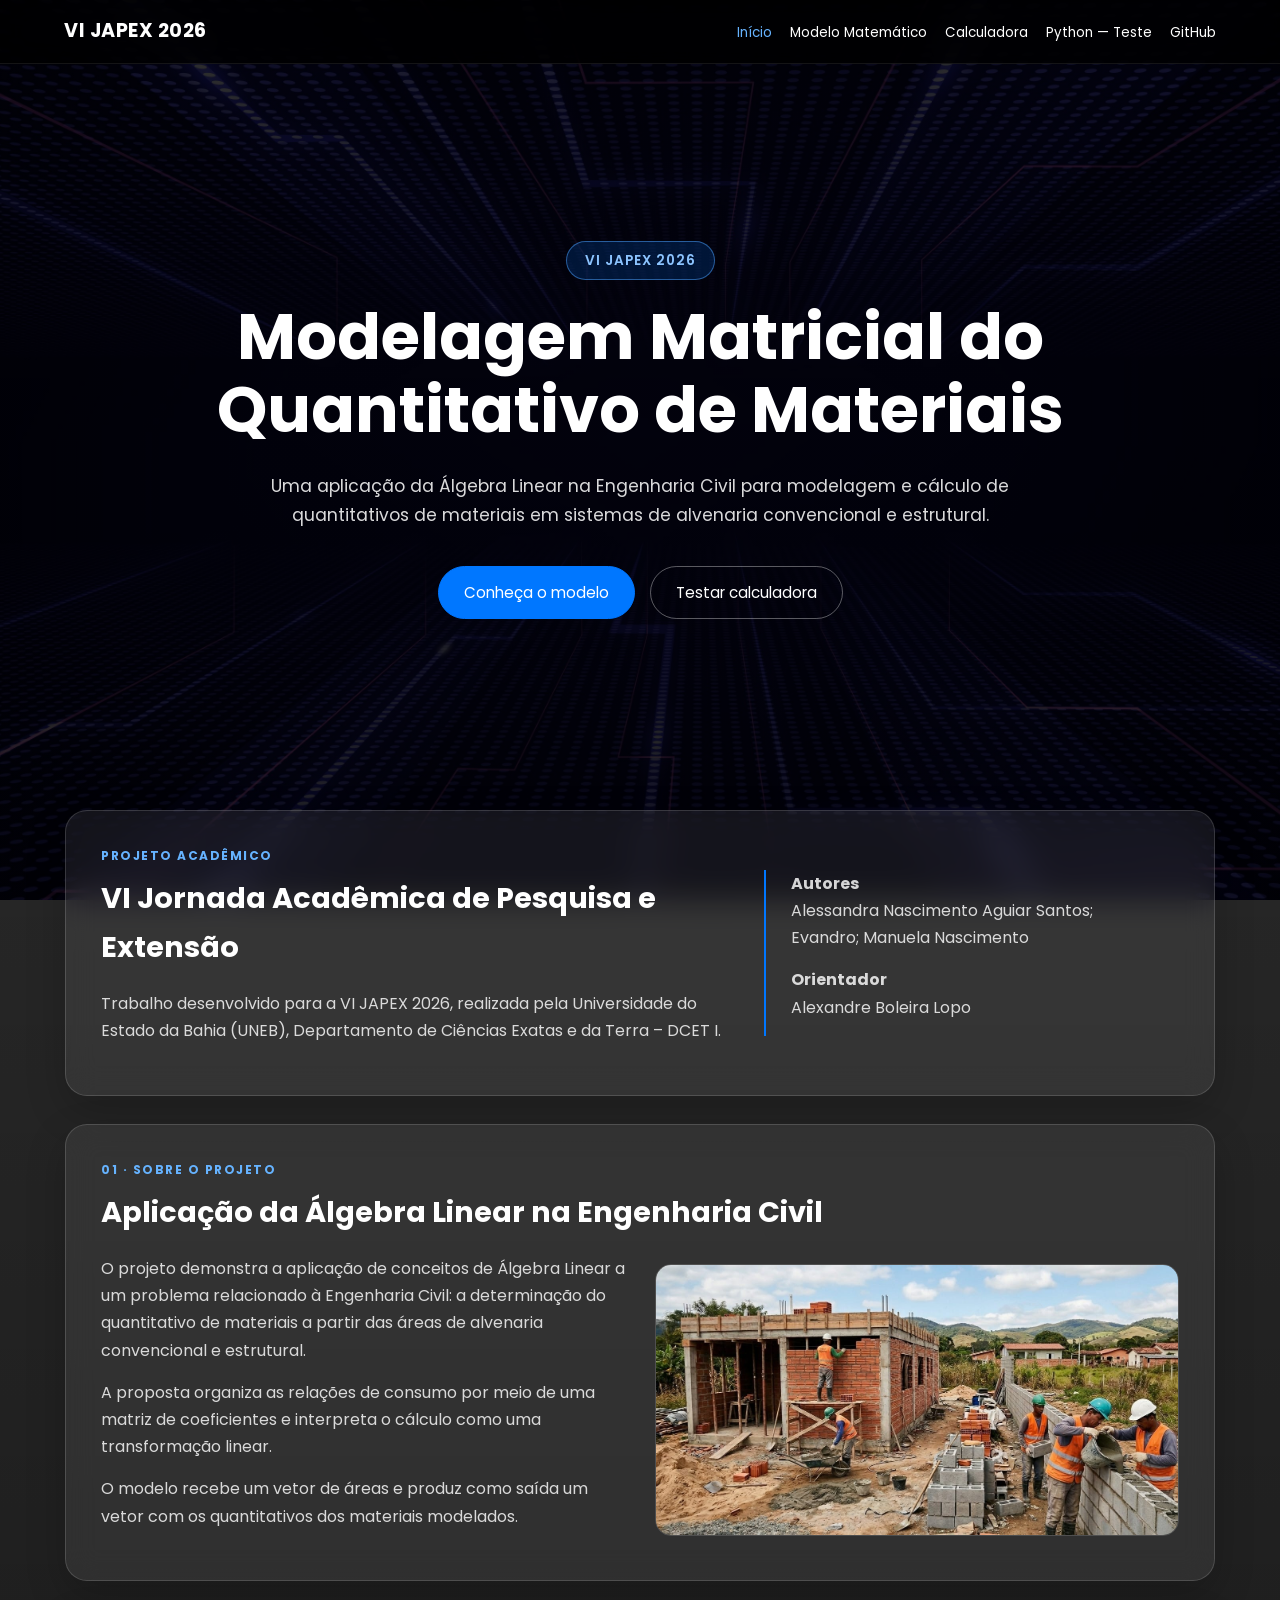
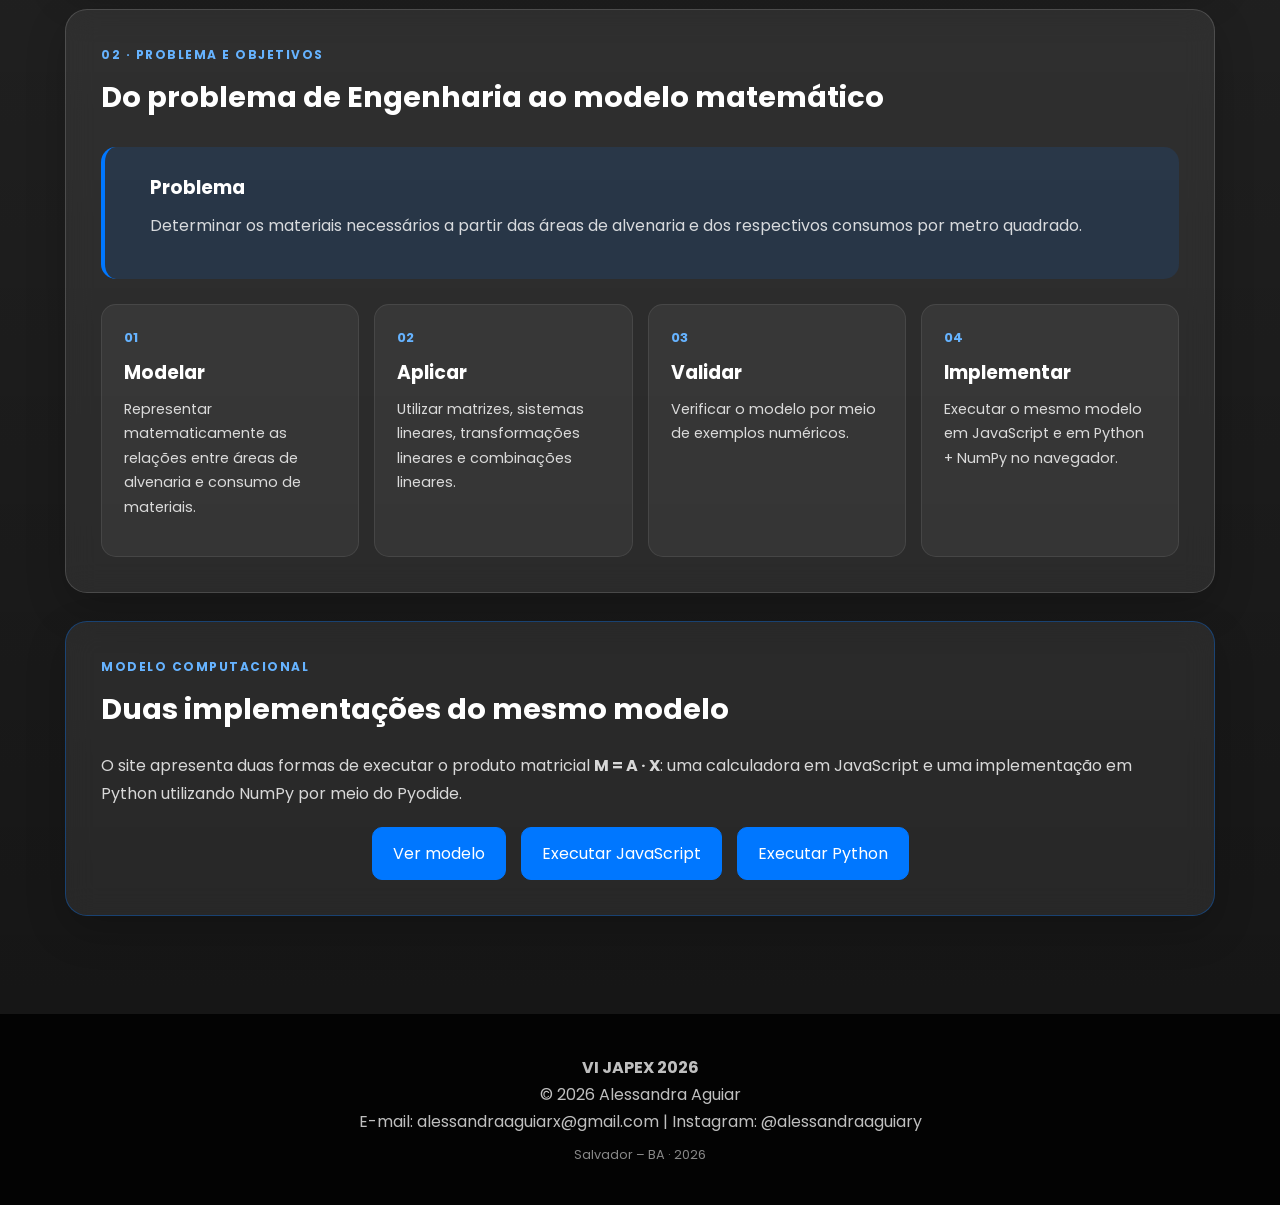
<file: index.html>
<!DOCTYPE html>
<html lang="pt-BR">
<head>
    <meta charset="UTF-8">
    <meta name="viewport" content="width=device-width, initial-scale=1.0">
    <meta name="description" content="Modelagem Matricial do Quantitativo de Materiais em Sistemas de Alvenaria Convencional e Estrutural - VI JAPEX 2026">
    <title>Início | VI JAPEX 2026</title>
    <link rel="preconnect" href="https://fonts.googleapis.com">
    <link rel="preconnect" href="https://fonts.gstatic.com" crossorigin>
    <link href="https://fonts.googleapis.com/css2?family=Poppins:wght@300;400;500;600;700&display=swap" rel="stylesheet">
    <link rel="stylesheet" href="style.css">
</head>
<body>
<div class="overlay">
    <nav>
        <div class="logo">VI JAPEX 2026</div>
        <ul>
            <li><a class="active" href="index.html">Início</a></li>
            <li><a href="modelo.html">Modelo Matemático</a></li>
            <li><a href="calculadora.html">Calculadora</a></li>
            <li><a href="python.html">Python — Teste</a></li>
            <li><a href="github.html">GitHub</a></li>
        </ul>
    </nav>

    <header class="hero">
        <div class="hero-content">
            <span class="event-tag">VI JAPEX 2026</span>
            <h1>Modelagem Matricial do Quantitativo de Materiais</h1>
            <p class="hero-subtitle">
                Uma aplicação da Álgebra Linear na Engenharia Civil para modelagem
                e cálculo de quantitativos de materiais em sistemas de alvenaria
                convencional e estrutural.
            </p>
            <div class="hero-buttons">
                <a href="modelo.html" class="btn">Conheça o modelo</a>
                <a href="calculadora.html" class="btn btn-outline">Testar calculadora</a>
            </div>
        </div>
    </header>

    <main class="container">
        <section class="card identification">
            <div>
                <span class="section-label">PROJETO ACADÊMICO</span>
                <h2>VI Jornada Acadêmica de Pesquisa e Extensão</h2>
                <p>
                    Trabalho desenvolvido para a VI JAPEX 2026, realizada pela
                    Universidade do Estado da Bahia (UNEB), Departamento de
                    Ciências Exatas e da Terra – DCET I.
                </p>
            </div>
            <div class="authors">
                <p><strong>Autores</strong><br>
                    Alessandra Nascimento Aguiar Santos;<br>
                    Evandro; Manuela Nascimento
                </p>
                <p><strong>Orientador</strong><br>Alexandre Boleira Lopo</p>
            </div>
        </section>

        <section class="card">
            <span class="section-label">01 · SOBRE O PROJETO</span>
            <h2>Aplicação da Álgebra Linear na Engenharia Civil</h2>
            <div class="two-columns">
                <div>
                    <p>
                        O projeto demonstra a aplicação de conceitos de Álgebra
                        Linear a um problema relacionado à Engenharia Civil:
                        a determinação do quantitativo de materiais a partir
                        das áreas de alvenaria convencional e estrutural.
                    </p>
                    <p>
                        A proposta organiza as relações de consumo por meio de
                        uma matriz de coeficientes e interpreta o cálculo como
                        uma transformação linear.
                    </p>
                    <p>
                        O modelo recebe um vetor de áreas e produz como saída
                        um vetor com os quantitativos dos materiais modelados.
                    </p>
                </div>
                <div class="img-container">
                    <img src="alvenarias.jpg"
                         alt="Representação de alvenaria convencional e alvenaria estrutural"
                         class="card-img">
                </div>
            </div>
        </section>

        <section class="card">
            <span class="section-label">02 · PROBLEMA E OBJETIVOS</span>
            <h2>Do problema de Engenharia ao modelo matemático</h2>
            <div class="problem-box">
                <div class="problem-icon"> </div>
                <div>
                    <h3>Problema</h3>
                    <p>
                        Determinar os materiais necessários a partir das áreas
                        de alvenaria e dos respectivos consumos por metro quadrado.
                    </p>
                </div>
            </div>

            <div class="info-grid objectives">
                <div class="info-box"><span class="number">01</span><h3>Modelar</h3>
                    <p>Representar matematicamente as relações entre áreas de alvenaria e consumo de materiais.</p>
                </div>
                <div class="info-box"><span class="number">02</span><h3>Aplicar</h3>
                    <p>Utilizar matrizes, sistemas lineares, transformações lineares e combinações lineares.</p>
                </div>
                <div class="info-box"><span class="number">03</span><h3>Validar</h3>
                    <p>Verificar o modelo por meio de exemplos numéricos.</p>
                </div>
                <div class="info-box"><span class="number">04</span><h3>Implementar</h3>
                    <p>Executar o mesmo modelo em JavaScript e em Python + NumPy no navegador.</p>
                </div>
            </div>
        </section>

        <section class="card callout-card">
            <span class="section-label">MODELO COMPUTACIONAL</span>
            <h2>Duas implementações do mesmo modelo</h2>
            <p>
                O site apresenta duas formas de executar o produto matricial
                <strong>M = A · X</strong>: uma calculadora em JavaScript e uma
                implementação em Python utilizando NumPy por meio do Pyodide.
            </p>
            <div class="three-actions">
                <a class="link-btn" href="modelo.html"> Ver modelo</a>
                <a class="link-btn" href="calculadora.html"> Executar JavaScript</a>
                <a class="link-btn" href="python.html"> Executar Python</a>
            </div>
        </section>
    </main>

    <footer>
        <p><strong>VI JAPEX 2026</strong></p>
        <p>© 2026 Alessandra Aguiar</p>
        <p> E-mail: alessandraaguiarx@gmail.com | Instagram: @alessandraaguiary </p>
        <p class="footer-small">Salvador – BA · 2026</p>
    </footer>
</div>
</body>
</html>
</file>
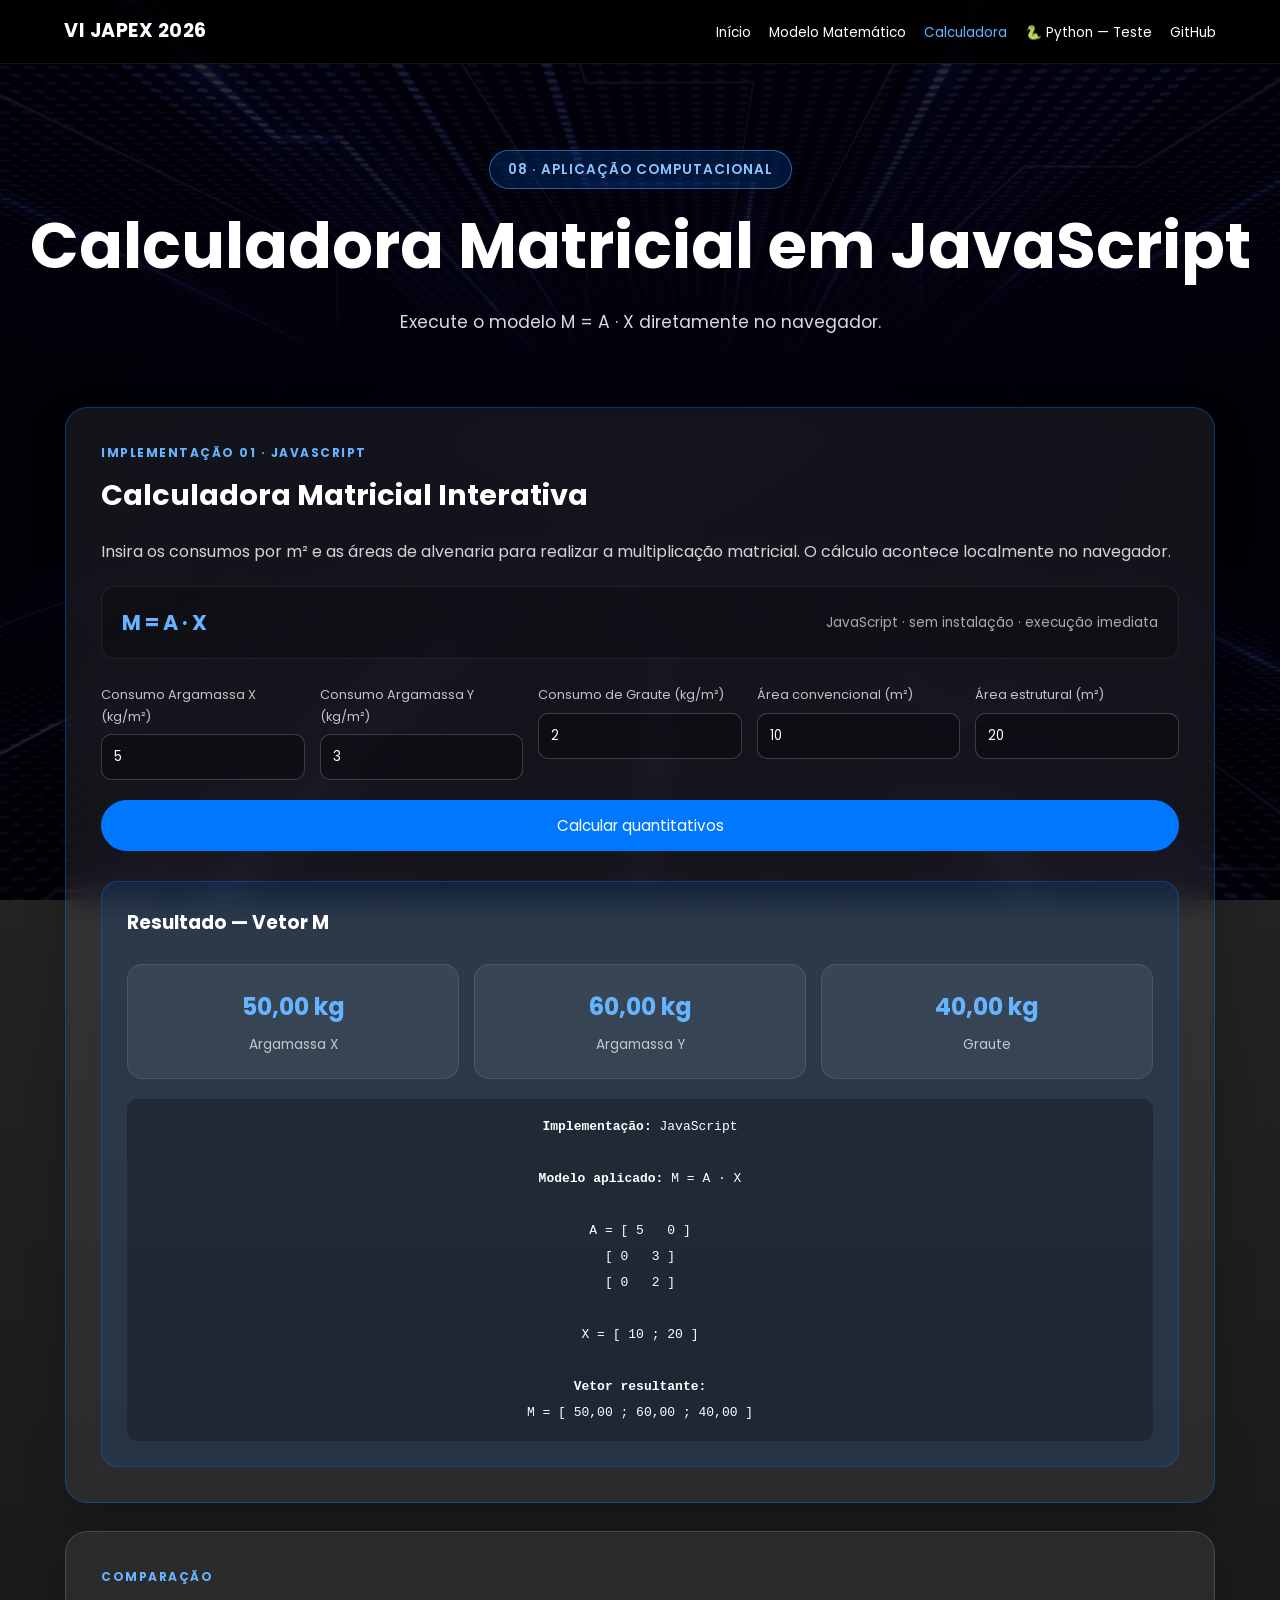
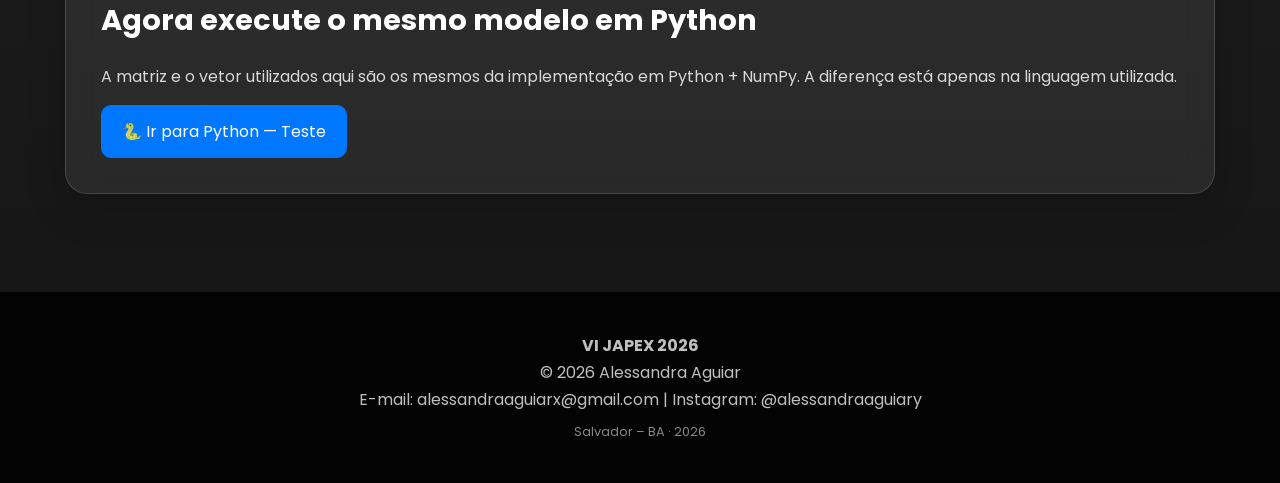
<file: calculadora.html>
<!DOCTYPE html>
<html lang="pt-BR">
<head>
    <meta charset="UTF-8">
    <meta name="viewport" content="width=device-width, initial-scale=1.0">
    <meta name="description" content="Calculadora matricial em JavaScript - VI JAPEX 2026.">
    <title>Calculadora | VI JAPEX 2026</title>
    <link rel="preconnect" href="https://fonts.googleapis.com">
    <link rel="preconnect" href="https://fonts.gstatic.com" crossorigin>
    <link href="https://fonts.googleapis.com/css2?family=Poppins:wght@300;400;500;600;700&display=swap" rel="stylesheet">
    <link rel="stylesheet" href="style.css">
</head>
<body>
<div class="overlay">
    <nav>
        <div class="logo">VI JAPEX 2026</div>
        <ul>
            <li><a href="index.html">Início</a></li>
            <li><a href="modelo.html">Modelo Matemático</a></li>
            <li><a class="active" href="calculadora.html">Calculadora</a></li>
            <li><a href="python.html">🐍 Python — Teste</a></li>
            <li><a href="github.html">GitHub</a></li>
        </ul>
    </nav>

    <header class="page-hero">
        <span class="event-tag">08 · APLICAÇÃO COMPUTACIONAL</span>
        <h1>Calculadora Matricial em JavaScript</h1>
        <p>Execute o modelo M = A · X diretamente no navegador.</p>
    </header>

    <main class="container">
        <section class="card calculator-card">
            <span class="section-label">IMPLEMENTAÇÃO 01 · JAVASCRIPT</span>
            <h2>Calculadora Matricial Interativa</h2>
            <p>
                Insira os consumos por m² e as áreas de alvenaria para realizar
                a multiplicação matricial. O cálculo acontece localmente no navegador.
            </p>

            <div class="model-mini">
                <strong>M = A · X</strong>
                <span>JavaScript · sem instalação · execução imediata</span>
            </div>

            <div class="form-grid">
                <div class="input-group">
                    <label for="argamassaX">Consumo Argamassa X (kg/m²)</label>
                    <input type="number" id="argamassaX" step="any" value="5" min="0">
                </div>
                <div class="input-group">
                    <label for="argamassaY">Consumo Argamassa Y (kg/m²)</label>
                    <input type="number" id="argamassaY" step="any" value="3" min="0">
                </div>
                <div class="input-group">
                    <label for="graute">Consumo de Graute (kg/m²)</label>
                    <input type="number" id="graute" step="any" value="2" min="0">
                </div>
                <div class="input-group">
                    <label for="areaConvencional">Área convencional (m²)</label>
                    <input type="number" id="areaConvencional" step="any" value="10" min="0">
                </div>
                <div class="input-group">
                    <label for="areaEstrutural">Área estrutural (m²)</label>
                    <input type="number" id="areaEstrutural" step="any" value="20" min="0">
                </div>
            </div>

            <button type="button" class="btn btn-calc" id="btnCalcular">Calcular quantitativos</button>

            <div id="resultado" class="result-box" aria-live="polite">
                <h3>Resultado — Vetor M</h3>
                <div class="result-grid">
                    <div class="result-card"><strong id="resultadoArgamassaX">0,00 kg</strong><span>Argamassa X</span></div>
                    <div class="result-card"><strong id="resultadoArgamassaY">0,00 kg</strong><span>Argamassa Y</span></div>
                    <div class="result-card"><strong id="resultadoGraute">0,00 kg</strong><span>Graute</span></div>
                </div>
                <div class="calculation-note" id="calculoRealizado"></div>
            </div>
        </section>

        <section class="card">
            <span class="section-label">COMPARAÇÃO</span>
            <h2>Agora execute o mesmo modelo em Python</h2>
            <p>
                A matriz e o vetor utilizados aqui são os mesmos da implementação
                em Python + NumPy. A diferença está apenas na linguagem utilizada.
            </p>
            <a class="link-btn" href="python.html">🐍 Ir para Python — Teste</a>
        </section>
    </main>

    <footer>
        <p><strong>VI JAPEX 2026</strong></p>
        <p>© 2026 Alessandra Aguiar</p>
        <p>E-mail: alessandraaguiarx@gmail.com | Instagram: @alessandraaguiary</p>
        <p class="footer-small">Salvador – BA · 2026</p>
    </footer>
</div>
<script src="script.js"></script>
</body>
</html>
</file>
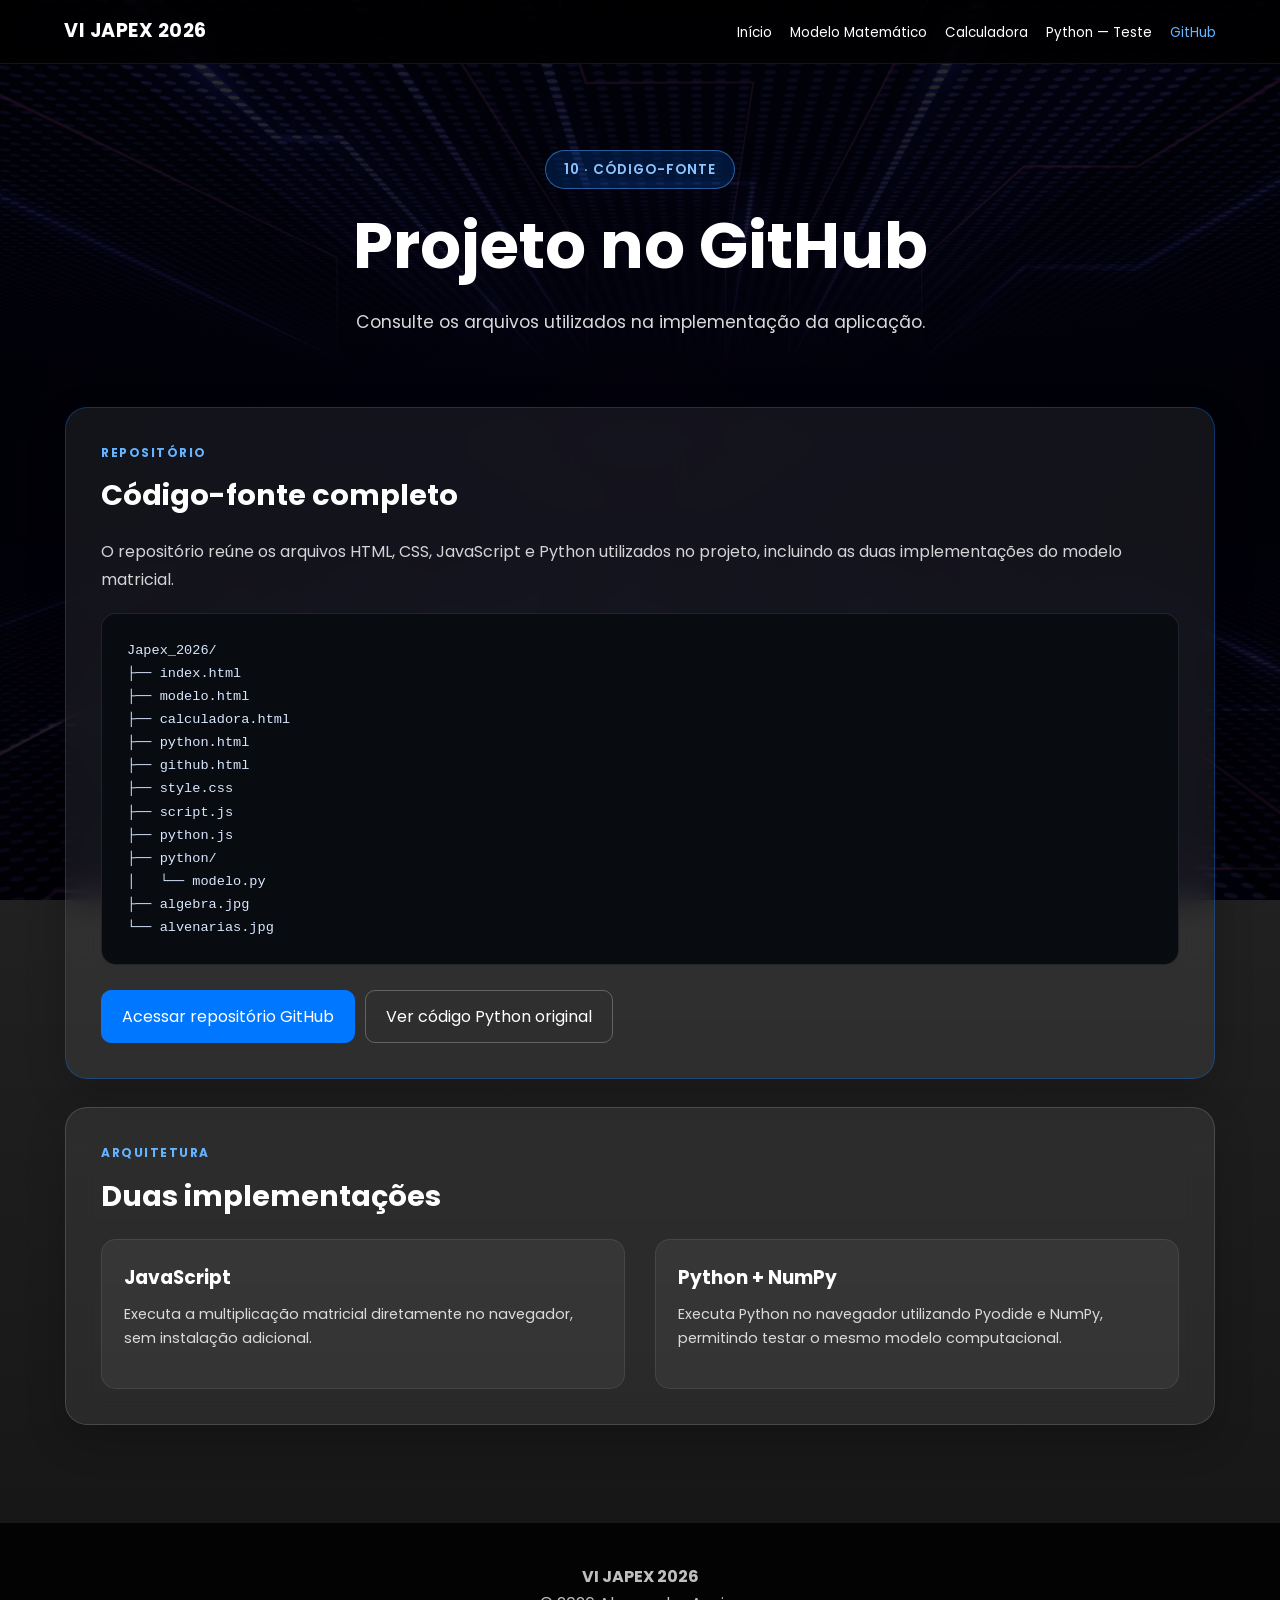
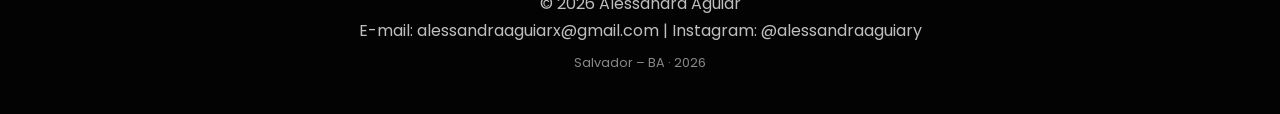
<file: github.html>
<!DOCTYPE html>
<html lang="pt-BR">
<head>
    <meta charset="UTF-8">
    <meta name="viewport" content="width=device-width, initial-scale=1.0">
    <meta name="description" content="Código-fonte do projeto VI JAPEX 2026.">
    <title>GitHub | VI JAPEX 2026</title>
    <link rel="preconnect" href="https://fonts.googleapis.com">
    <link rel="preconnect" href="https://fonts.gstatic.com" crossorigin>
    <link href="https://fonts.googleapis.com/css2?family=Poppins:wght@300;400;500;600;700&display=swap" rel="stylesheet">
    <link rel="stylesheet" href="style.css">
</head>
<body>
<div class="overlay">
    <nav>
        <div class="logo">VI JAPEX 2026</div>
        <ul>
            <li><a href="index.html">Início</a></li>
            <li><a href="modelo.html">Modelo Matemático</a></li>
            <li><a href="calculadora.html">Calculadora</a></li>
            <li><a href="python.html"> Python — Teste</a></li>
            <li><a class="active" href="github.html">GitHub</a></li>
        </ul>
    </nav>

    <header class="page-hero">
        <span class="event-tag">10 · CÓDIGO-FONTE</span>
        <h1>Projeto no GitHub</h1>
        <p>Consulte os arquivos utilizados na implementação da aplicação.</p>
    </header>

    <main class="container">
        <section class="card github-card">
            <span class="section-label">REPOSITÓRIO</span>
            <h2>Código-fonte completo</h2>
            <p>
                O repositório reúne os arquivos HTML, CSS, JavaScript e Python
                utilizados no projeto, incluindo as duas implementações do
                modelo matricial.
            </p>

            <div class="repo-structure">
                <pre><code>Japex_2026/
├── index.html
├── modelo.html
├── calculadora.html
├── python.html
├── github.html
├── style.css
├── script.js
├── python.js
├── python/
│   └── modelo.py
├── algebra.jpg
└── alvenarias.jpg</code></pre>
            </div>

            <div class="github-actions">
                <a class="link-btn" href="https://github.com/alessandraaguiarx/JAPEX" target="_blank" rel="noopener noreferrer">
                    Acessar repositório GitHub
                </a>
                <a class="link-btn secondary" href="https://github.com/alessandraaguiarx/JAPEX/blob/main/python/modelo.py" target="_blank" rel="noopener noreferrer">
                    Ver código Python original
                </a>
            </div>
        </section>

        <section class="card">
            <span class="section-label">ARQUITETURA</span>
            <h2>Duas implementações</h2>
            <div class="two-columns">
                <div class="info-box">
                    <h3> JavaScript</h3>
                    <p>
                        Executa a multiplicação matricial diretamente no navegador,
                        sem instalação adicional.
                    </p>
                </div>
                <div class="info-box">
                    <h3> Python + NumPy</h3>
                    <p>
                        Executa Python no navegador utilizando Pyodide e NumPy,
                        permitindo testar o mesmo modelo computacional.
                    </p>
                </div>
            </div>
        </section>
    </main>

    <footer>
        <p><strong>VI JAPEX 2026</strong></p>
        <p>© 2026 Alessandra Aguiar</p>
        <p>E-mail: alessandraaguiarx@gmail.com | Instagram: @alessandraaguiary</p>
        <p class="footer-small">Salvador – BA · 2026</p>
    </footer>
</div>
</body>
</html>
</file>
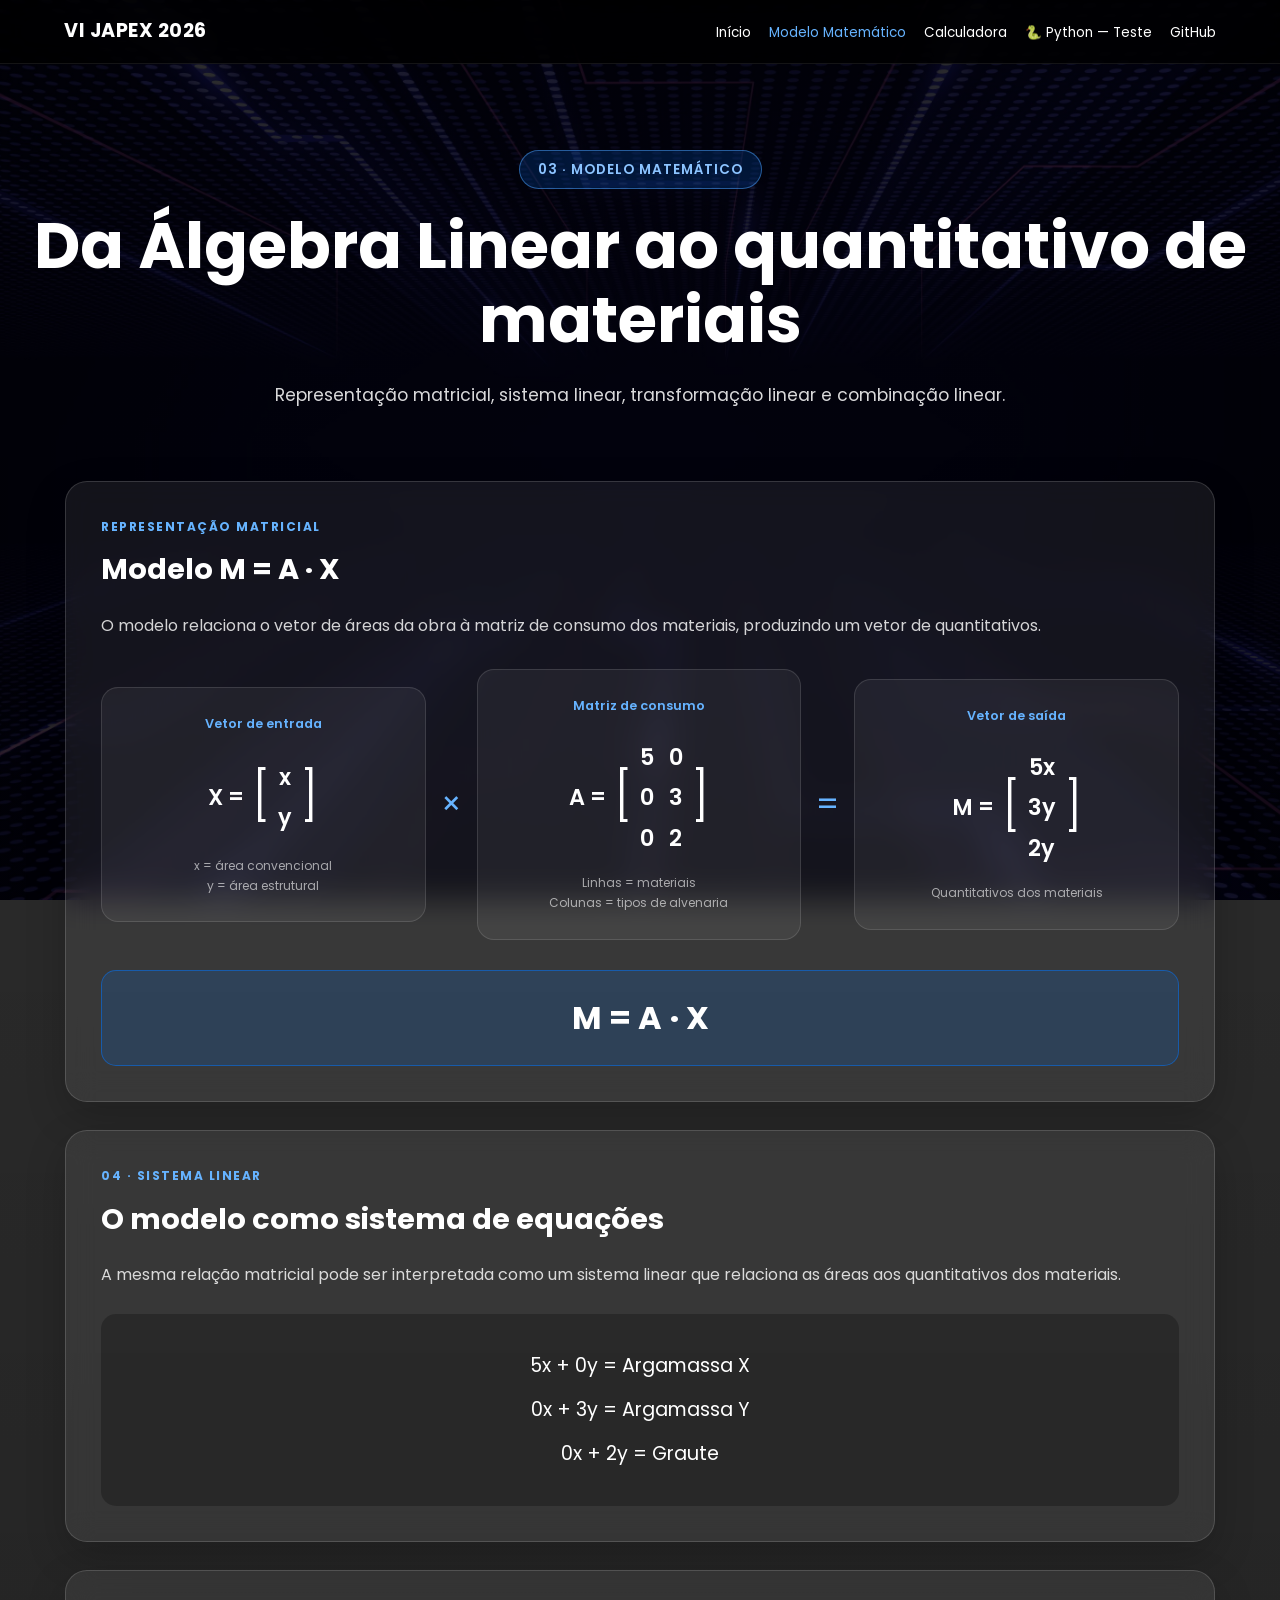
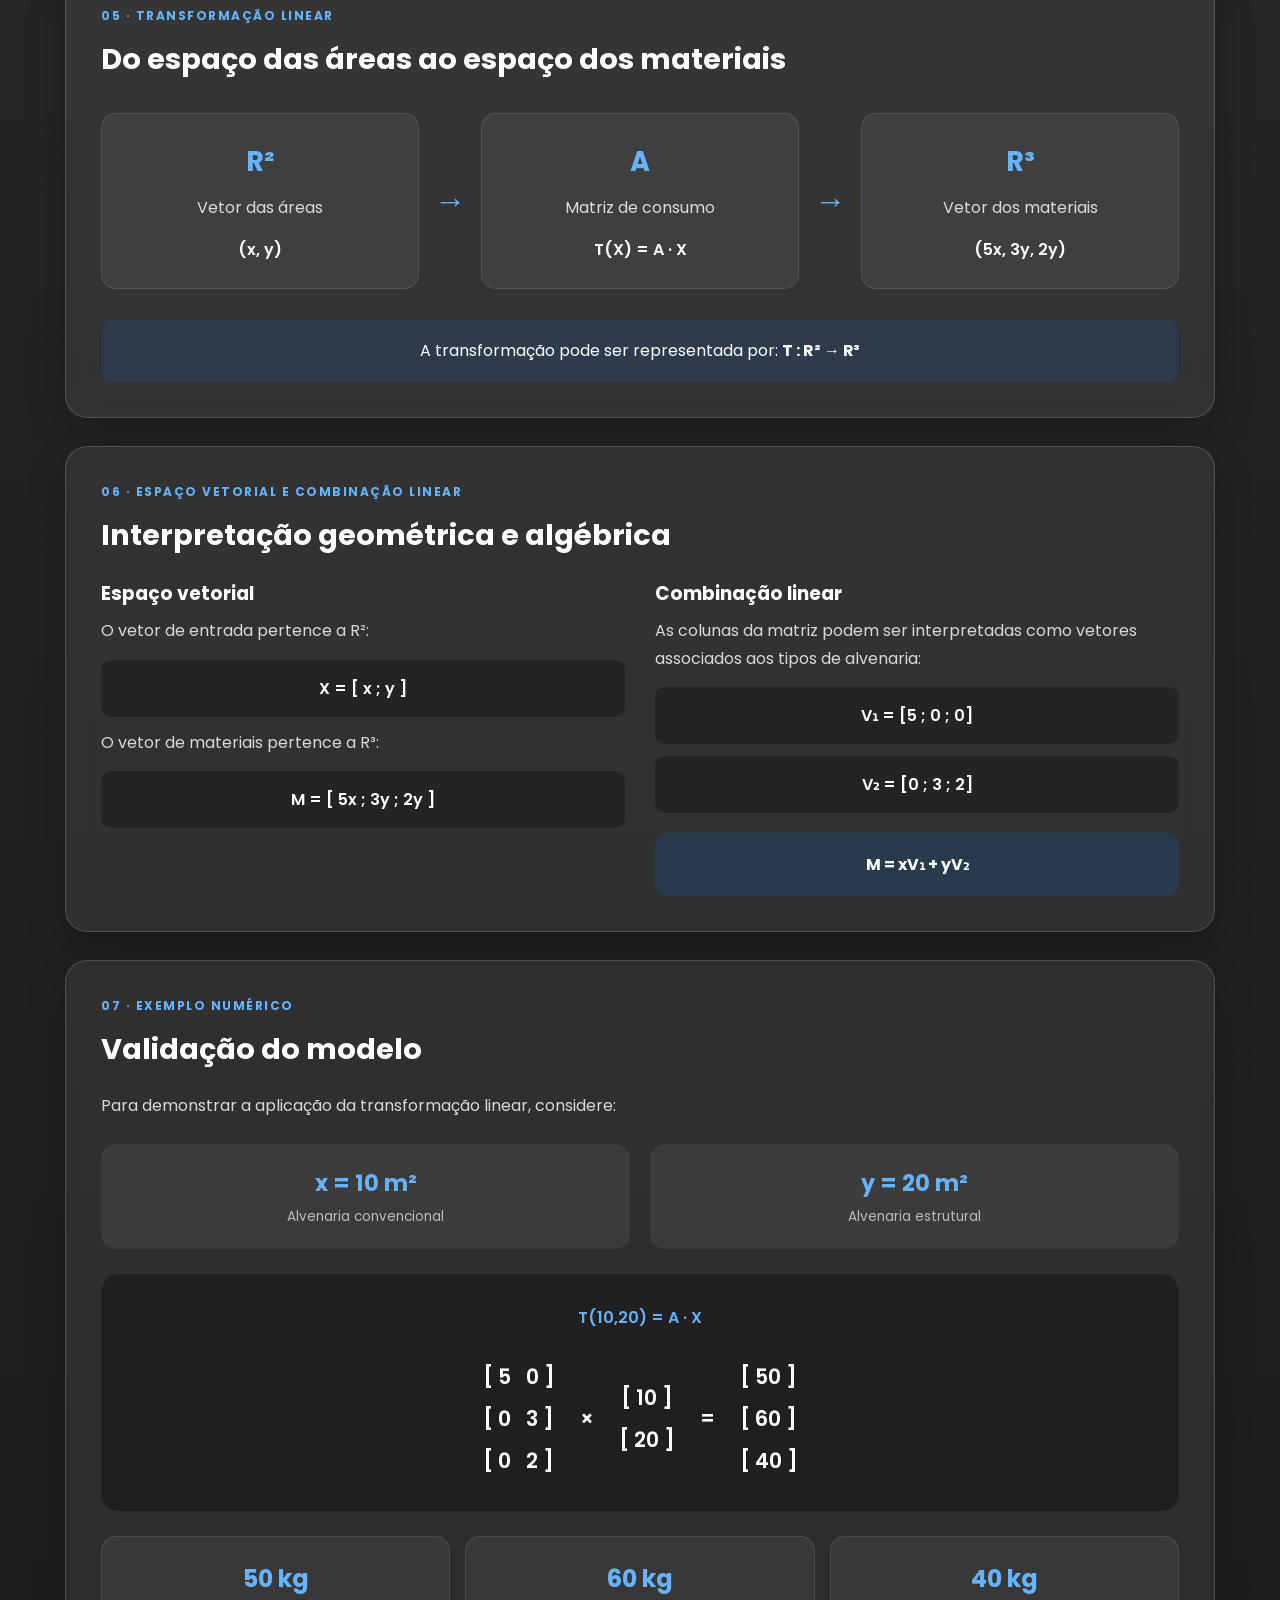
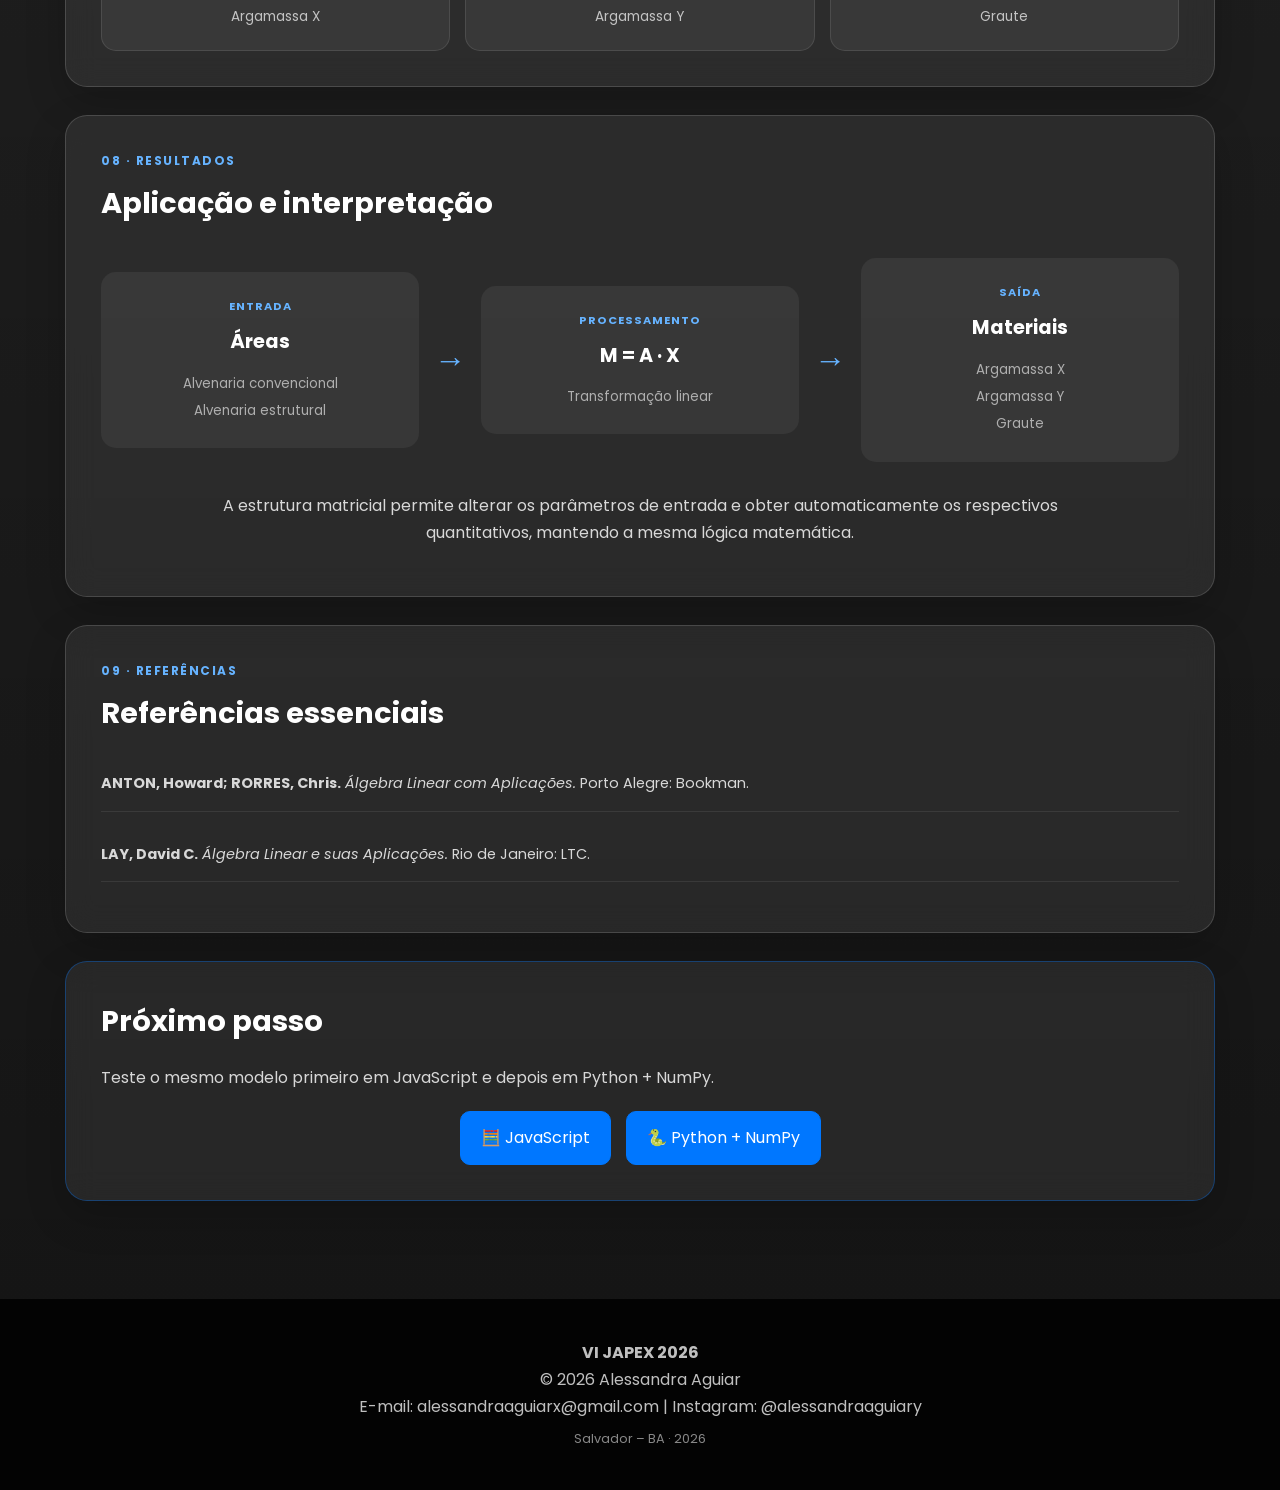
<file: modelo.html>
<!DOCTYPE html>
<html lang="pt-BR">
<head>
    <meta charset="UTF-8">
    <meta name="viewport" content="width=device-width, initial-scale=1.0">
    <meta name="description" content="Modelo matemático do projeto VI JAPEX 2026.">
    <title>Modelo Matemático | VI JAPEX 2026</title>
    <link rel="preconnect" href="https://fonts.googleapis.com">
    <link rel="preconnect" href="https://fonts.gstatic.com" crossorigin>
    <link href="https://fonts.googleapis.com/css2?family=Poppins:wght@300;400;500;600;700&display=swap" rel="stylesheet">
    <link rel="stylesheet" href="style.css">
</head>
<body>
<div class="overlay">
    <nav>
        <div class="logo">VI JAPEX 2026</div>
        <ul>
            <li><a href="index.html">Início</a></li>
            <li><a class="active" href="modelo.html">Modelo Matemático</a></li>
            <li><a href="calculadora.html">Calculadora</a></li>
            <li><a href="python.html">🐍 Python — Teste</a></li>
            <li><a href="github.html">GitHub</a></li>
        </ul>
    </nav>

    <header class="page-hero">
        <span class="event-tag">03 · MODELO MATEMÁTICO</span>
        <h1>Da Álgebra Linear ao quantitativo de materiais</h1>
        <p>Representação matricial, sistema linear, transformação linear e combinação linear.</p>
    </header>

    <main class="container">
        <section class="card">
            <span class="section-label">REPRESENTAÇÃO MATRICIAL</span>
            <h2>Modelo M = A · X</h2>
            <p>
                O modelo relaciona o vetor de áreas da obra à matriz de consumo
                dos materiais, produzindo um vetor de quantitativos.
            </p>

            <div class="matrix-flow">
                <div class="matrix-box">
                    <span>Vetor de entrada</span>
                    <div class="matrix">X = <span class="bracket">[</span><span>x<br>y</span><span class="bracket">]</span></div>
                    <small>x = área convencional<br>y = área estrutural</small>
                </div>
                <div class="operator">×</div>
                <div class="matrix-box">
                    <span>Matriz de consumo</span>
                    <div class="matrix">A = <span class="bracket">[</span><span>5 &nbsp; 0<br>0 &nbsp; 3<br>0 &nbsp; 2</span><span class="bracket">]</span></div>
                    <small>Linhas = materiais<br>Colunas = tipos de alvenaria</small>
                </div>
                <div class="operator">=</div>
                <div class="matrix-box result-matrix">
                    <span>Vetor de saída</span>
                    <div class="matrix">M = <span class="bracket">[</span><span>5x<br>3y<br>2y</span><span class="bracket">]</span></div>
                    <small>Quantitativos dos materiais</small>
                </div>
            </div>
            <div class="formula">M = A · X</div>
        </section>

        <section class="card">
            <span class="section-label">04 · SISTEMA LINEAR</span>
            <h2>O modelo como sistema de equações</h2>
            <p>
                A mesma relação matricial pode ser interpretada como um sistema
                linear que relaciona as áreas aos quantitativos dos materiais.
            </p>
            <div class="equation-system">
                <div>5x + 0y = Argamassa X</div>
                <div>0x + 3y = Argamassa Y</div>
                <div>0x + 2y = Graute</div>
            </div>
        </section>

        <section class="card">
            <span class="section-label">05 · TRANSFORMAÇÃO LINEAR</span>
            <h2>Do espaço das áreas ao espaço dos materiais</h2>
            <div class="transformation">
                <div class="space-box"><strong>R²</strong><p>Vetor das áreas</p><span>(x, y)</span></div>
                <div class="arrow">→</div>
                <div class="space-box matrix-space"><strong>A</strong><p>Matriz de consumo</p><span>T(X) = A · X</span></div>
                <div class="arrow">→</div>
                <div class="space-box"><strong>R³</strong><p>Vetor dos materiais</p><span>(5x, 3y, 2y)</span></div>
            </div>
            <div class="highlight-text">A transformação pode ser representada por: <strong>T : R² → R³</strong></div>
        </section>

        <section class="card">
            <span class="section-label">06 · ESPAÇO VETORIAL E COMBINAÇÃO LINEAR</span>
            <h2>Interpretação geométrica e algébrica</h2>
            <div class="two-columns math-columns">
                <div>
                    <h3>Espaço vetorial</h3>
                    <p>O vetor de entrada pertence a R²:</p>
                    <div class="small-formula">X = [ x ; y ]</div>
                    <p>O vetor de materiais pertence a R³:</p>
                    <div class="small-formula">M = [ 5x ; 3y ; 2y ]</div>
                </div>
                <div>
                    <h3>Combinação linear</h3>
                    <p>As colunas da matriz podem ser interpretadas como vetores associados aos tipos de alvenaria:</p>
                    <div class="small-formula">V₁ = [5 ; 0 ; 0]</div>
                    <div class="small-formula">V₂ = [0 ; 3 ; 2]</div>
                    <div class="formula-small">M = xV₁ + yV₂</div>
                </div>
            </div>
        </section>

        <section class="card">
            <span class="section-label">07 · EXEMPLO NUMÉRICO</span>
            <h2>Validação do modelo</h2>
            <p>Para demonstrar a aplicação da transformação linear, considere:</p>
            <div class="example-inputs">
                <div><strong>x = 10 m²</strong><span>Alvenaria convencional</span></div>
                <div><strong>y = 20 m²</strong><span>Alvenaria estrutural</span></div>
            </div>
            <div class="calculation">
                <div class="calculation-title">T(10,20) = A · X</div>
                <div class="formula-large">
                    <span>[ 5 &nbsp; 0 ]<br>[ 0 &nbsp; 3 ]<br>[ 0 &nbsp; 2 ]</span>
                    ×
                    <span>[ 10 ]<br>[ 20 ]</span>
                    =
                    <span>[ 50 ]<br>[ 60 ]<br>[ 40 ]</span>
                </div>
            </div>
            <div class="result-grid">
                <div class="result-card"><strong>50 kg</strong><span>Argamassa X</span></div>
                <div class="result-card"><strong>60 kg</strong><span>Argamassa Y</span></div>
                <div class="result-card"><strong>40 kg</strong><span>Graute</span></div>
            </div>
        </section>

        <section class="card">
            <span class="section-label">08 · RESULTADOS</span>
            <h2>Aplicação e interpretação</h2>
            <div class="result-flow">
                <div><span>ENTRADA</span><strong>Áreas</strong><small>Alvenaria convencional<br>Alvenaria estrutural</small></div>
                <div class="flow-arrow">→</div>
                <div><span>PROCESSAMENTO</span><strong>M = A · X</strong><small>Transformação linear</small></div>
                <div class="flow-arrow">→</div>
                <div><span>SAÍDA</span><strong>Materiais</strong><small>Argamassa X<br>Argamassa Y<br>Graute</small></div>
            </div>
            <p class="result-description">
                A estrutura matricial permite alterar os parâmetros de entrada
                e obter automaticamente os respectivos quantitativos, mantendo
                a mesma lógica matemática.
            </p>
        </section>

        <section class="card">
            <span class="section-label">09 · REFERÊNCIAS</span>
            <h2>Referências essenciais</h2>
            <div class="references">
                <p><strong>ANTON, Howard; RORRES, Chris.</strong> <em>Álgebra Linear com Aplicações.</em> Porto Alegre: Bookman.</p>
                <p><strong>LAY, David C.</strong> <em>Álgebra Linear e suas Aplicações.</em> Rio de Janeiro: LTC.</p>
            </div>
        </section>

        <section class="card callout-card">
            <h2>Próximo passo</h2>
            <p>Teste o mesmo modelo primeiro em JavaScript e depois em Python + NumPy.</p>
            <div class="three-actions">
                <a class="link-btn" href="calculadora.html">🧮 JavaScript</a>
                <a class="link-btn" href="python.html">🐍 Python + NumPy</a>
            </div>
        </section>
    </main>

    <footer>
        <p><strong>VI JAPEX 2026</strong></p>
        <p>© 2026 Alessandra Aguiar</p>
        <p>E-mail: alessandraaguiarx@gmail.com | Instagram: @alessandraaguiary</p>
        <p class="footer-small">Salvador – BA · 2026</p>
    </footer>
</div>
</body>
</html>
</file>
<file: style.css>
/* ==========================================
   CONFIGURAÇÕES GERAIS
========================================== */

* {
    margin: 0;
    padding: 0;
    box-sizing: border-box;
}

html {
    scroll-behavior: smooth;
}

body {
    font-family: 'Poppins', sans-serif;
    background:
        linear-gradient(
            rgba(0, 0, 0, 0.82),
            rgba(0, 0, 0, 0.92)
        ),
        url("algebra.jpg") center center / cover fixed;
    color: #ffffff;
    line-height: 1.7;
}

.overlay {
    min-height: 100vh;
}

/* ==========================================
   MENU
========================================== */

nav {
    position: fixed;
    top: 0;
    left: 0;
    width: 100%;
    display: flex;
    justify-content: space-between;
    align-items: center;
    padding: 15px 5%;
    z-index: 1000;
    background: rgba(0, 0, 0, 0.82);
    backdrop-filter: blur(15px);
    border-bottom: 1px solid rgba(255,255,255,0.08);
}

.logo {
    font-size: 1.2rem;
    font-weight: 700;
    letter-spacing: 0.5px;
    white-space: nowrap;
}

nav ul {
    display: flex;
    gap: 18px;
    list-style: none;
    align-items: center;
}

nav a {
    color: #ffffff;
    text-decoration: none;
    font-size: 0.84rem;
    transition: 0.3s;
    white-space: nowrap;
}

nav a:hover,
nav a.active {
    color: #66b3ff;
}

/* ==========================================
   HERO
========================================== */

.hero {
    min-height: 90vh;
    display: flex;
    align-items: center;
    justify-content: center;
    text-align: center;
    padding: 130px 20px 80px;
}

.hero-content {
    max-width: 1000px;
}

.event-tag {
    display: inline-block;
    margin-bottom: 20px;
    padding: 7px 18px;
    border-radius: 30px;
    background: rgba(0,119,255,0.18);
    border: 1px solid rgba(77,163,255,0.5);
    color: #8cc4ff;
    font-size: 0.85rem;
    font-weight: 600;
    letter-spacing: 1px;
}

.hero h1,
.page-hero h1 {
    font-size: clamp(2.3rem, 5vw, 4rem);
    line-height: 1.15;
    margin-bottom: 25px;
}

.hero-subtitle,
.page-hero p {
    max-width: 850px;
    margin: auto;
    font-size: 1.08rem;
    color: rgba(255,255,255,0.85);
}

.page-hero {
    padding: 150px 20px 70px;
    text-align: center;
}

/* ==========================================
   BOTÕES
========================================== */

.btn {
    display: inline-block;
    padding: 13px 25px;
    border-radius: 50px;
    background: #0077ff;
    color: white;
    text-decoration: none;
    border: 1px solid #0077ff;
    cursor: pointer;
    transition: 0.3s;
    font-family: inherit;
    font-size: 0.95rem;
}

.btn:hover {
    transform: translateY(-3px);
    background: #005bd1;
}

.btn:disabled {
    opacity: 0.55;
    cursor: wait;
    transform: none;
}

.btn-outline {
    background: transparent;
    border-color: rgba(255,255,255,0.35);
}

.btn-outline:hover {
    background: rgba(255,255,255,0.1);
    border-color: #ffffff;
}

.hero-buttons,
.three-actions {
    margin-top: 35px;
    display: flex;
    justify-content: center;
    gap: 15px;
    flex-wrap: wrap;
}

/* ==========================================
   CONTAINER / CARDS
========================================== */

.container {
    width: 90%;
    max-width: 1150px;
    margin: auto;
    padding-bottom: 70px;
}

.card {
    background: rgba(255,255,255,0.075);
    border: 1px solid rgba(255,255,255,0.15);
    border-radius: 22px;
    padding: 35px;
    margin-bottom: 28px;
    backdrop-filter: blur(15px);
    box-shadow: 0 15px 40px rgba(0,0,0,0.2);
}

.card h2 {
    margin-bottom: 18px;
    font-size: 1.8rem;
}

.card h3 {
    margin-bottom: 8px;
}

.card p {
    color: rgba(255,255,255,0.82);
    margin-bottom: 15px;
}

.section-label {
    display: block;
    margin-bottom: 8px;
    color: #66b3ff;
    font-size: 0.75rem;
    font-weight: 700;
    letter-spacing: 1.5px;
    text-transform: uppercase;
}

.identification {
    display: grid;
    grid-template-columns: 1.5fr 1fr;
    gap: 40px;
    align-items: center;
}

.authors {
    padding-left: 25px;
    border-left: 2px solid #0077ff;
}

.authors p {
    margin-bottom: 15px;
}

.two-columns {
    display: grid;
    grid-template-columns: repeat(2, 1fr);
    gap: 30px;
    align-items: center;
}

.img-container {
    overflow: hidden;
    border-radius: 16px;
    border: 1px solid rgba(255,255,255,0.15);
}

.card-img {
    display: block;
    width: 100%;
    height: 100%;
    object-fit: cover;
}

/* ==========================================
   PROBLEMA / GRID
========================================== */

.problem-box {
    display: flex;
    gap: 20px;
    align-items: center;
    padding: 25px;
    margin: 25px 0;
    border-radius: 15px;
    background: rgba(0,119,255,0.12);
    border-left: 4px solid #0077ff;
}

.problem-icon {
    font-size: 2.5rem;
}

.info-grid {
    display: grid;
    grid-template-columns: repeat(4, 1fr);
    gap: 15px;
}

.info-box {
    padding: 22px;
    border-radius: 15px;
    background: rgba(255,255,255,0.055);
    border: 1px solid rgba(255,255,255,0.08);
}

.info-box p {
    font-size: 0.9rem;
}

.number {
    display: block;
    margin-bottom: 8px;
    color: #66b3ff;
    font-size: 0.8rem;
    font-weight: 700;
}

/* ==========================================
   MATRIZES
========================================== */

.matrix-flow {
    display: grid;
    grid-template-columns: 1fr auto 1fr auto 1fr;
    gap: 15px;
    align-items: center;
    margin-top: 30px;
}

.matrix-box {
    padding: 25px;
    min-height: 210px;
    display: flex;
    flex-direction: column;
    justify-content: center;
    align-items: center;
    text-align: center;
    border-radius: 17px;
    background: rgba(255,255,255,0.06);
    border: 1px solid rgba(255,255,255,0.12);
}

.matrix-box > span:first-child {
    color: #66b3ff;
    font-size: 0.8rem;
    font-weight: 600;
    margin-bottom: 20px;
}

.matrix {
    display: flex;
    align-items: center;
    gap: 8px;
    font-size: 1.4rem;
    font-weight: 600;
    line-height: 1.8;
}

.bracket {
    font-size: 3rem;
    font-weight: 300;
}

.matrix-box small {
    display: block;
    margin-top: 15px;
    color: rgba(255,255,255,0.6);
    font-size: 0.75rem;
}

.operator {
    font-size: 2rem;
    color: #66b3ff;
}

.formula {
    margin-top: 30px;
    padding: 20px;
    text-align: center;
    border-radius: 15px;
    background: rgba(0,119,255,0.16);
    border: 1px solid rgba(0,119,255,0.5);
    font-size: 2rem;
    font-weight: 700;
}

/* ==========================================
   MATEMÁTICA
========================================== */

.equation-system {
    margin-top: 25px;
    padding: 30px;
    text-align: center;
    border-radius: 15px;
    background: rgba(0,0,0,0.25);
    font-size: 1.2rem;
    line-height: 2.3;
}

.transformation {
    display: grid;
    grid-template-columns: 1fr auto 1fr auto 1fr;
    gap: 15px;
    align-items: center;
    margin: 30px 0;
}

.space-box {
    padding: 25px;
    text-align: center;
    border-radius: 15px;
    background: rgba(255,255,255,0.06);
    border: 1px solid rgba(255,255,255,0.1);
}

.space-box strong {
    display: block;
    margin-bottom: 8px;
    font-size: 1.7rem;
    color: #66b3ff;
}

.space-box span {
    color: #ffffff;
    font-weight: 600;
}

.arrow {
    font-size: 2rem;
    color: #66b3ff;
}

.highlight-text {
    padding: 18px;
    text-align: center;
    border-radius: 12px;
    background: rgba(0,119,255,0.12);
}

.math-columns {
    align-items: start;
}

.small-formula {
    padding: 15px;
    margin: 12px 0;
    text-align: center;
    border-radius: 10px;
    background: rgba(0,0,0,0.25);
    font-weight: 600;
}

.formula-small {
    padding: 18px;
    margin-top: 20px;
    text-align: center;
    border-radius: 12px;
    background: rgba(0,119,255,0.14);
    font-weight: 700;
}

/* ==========================================
   EXEMPLO / RESULTADOS
========================================== */

.example-inputs {
    display: grid;
    grid-template-columns: repeat(2, 1fr);
    gap: 20px;
    margin: 25px 0;
}

.example-inputs > div {
    padding: 20px;
    text-align: center;
    border-radius: 15px;
    background: rgba(255,255,255,0.06);
}

.example-inputs strong {
    display: block;
    font-size: 1.4rem;
    color: #66b3ff;
}

.example-inputs span {
    color: rgba(255,255,255,0.65);
    font-size: 0.85rem;
}

.calculation {
    padding: 30px;
    text-align: center;
    border-radius: 18px;
    background: rgba(0,0,0,0.3);
}

.calculation-title {
    margin-bottom: 25px;
    color: #66b3ff;
    font-weight: 600;
}

.formula-large {
    display: flex;
    justify-content: center;
    align-items: center;
    gap: 25px;
    font-size: 1.3rem;
    font-weight: 600;
    line-height: 2;
}

.result-grid {
    display: grid;
    grid-template-columns: repeat(3, 1fr);
    gap: 15px;
    margin-top: 25px;
}

.result-card {
    padding: 22px;
    text-align: center;
    border-radius: 15px;
    background: rgba(255,255,255,0.06);
    border: 1px solid rgba(255,255,255,0.1);
}

.result-card strong {
    display: block;
    font-size: 1.5rem;
    color: #66b3ff;
}

.result-card span {
    display: block;
    margin-top: 5px;
    color: rgba(255,255,255,0.7);
    font-size: 0.85rem;
}

/* ==========================================
   CALCULADORA
========================================== */

.calculator-card {
    border-color: rgba(0,119,255,0.35);
}

.form-grid {
    display: grid;
    grid-template-columns: repeat(5, 1fr);
    gap: 15px;
    margin-top: 25px;
}

.input-group {
    display: flex;
    flex-direction: column;
    gap: 7px;
}

.input-group label {
    font-size: 0.8rem;
    color: rgba(255,255,255,0.75);
}

.input-group input {
    width: 100%;
    padding: 12px;
    border-radius: 10px;
    border: 1px solid rgba(255,255,255,0.2);
    background: rgba(0,0,0,0.35);
    color: white;
    font-family: inherit;
    outline: none;
}

.input-group input:focus {
    border-color: #0077ff;
}

.btn-calc {
    width: 100%;
    margin-top: 20px;
}

.result-box {
    margin-top: 30px;
    padding: 25px;
    border-radius: 17px;
    background: rgba(0,119,255,0.12);
    border: 1px solid rgba(0,119,255,0.35);
}

.result-box.show {
    animation: resultIn 0.35s ease;
}

@keyframes resultIn {
    from { opacity: 0; transform: translateY(8px); }
    to { opacity: 1; transform: translateY(0); }
}

.calculation-note {
    margin-top: 20px;
    padding: 15px;
    border-radius: 10px;
    background: rgba(0,0,0,0.25);
    text-align: center;
    font-family: monospace;
    line-height: 2;
}

.model-mini {
    display: flex;
    justify-content: space-between;
    align-items: center;
    gap: 15px;
    margin: 20px 0;
    padding: 18px 20px;
    border-radius: 14px;
    background: rgba(0,0,0,0.25);
    border: 1px solid rgba(255,255,255,0.08);
}

.model-mini strong {
    font-size: 1.3rem;
    color: #66b3ff;
}

.model-mini span {
    color: rgba(255,255,255,0.65);
    font-size: 0.85rem;
}

/* ==========================================
   PYTHON
========================================== */

.code-preview,
.repo-structure {
    margin-top: 20px;
    overflow-x: auto;
    border-radius: 15px;
    background: #080b10;
    border: 1px solid rgba(255,255,255,0.1);
}

pre {
    padding: 25px;
    font-size: 0.85rem;
    line-height: 1.7;
    color: #d9e7ff;
}

.python-info {
    padding: 25px;
    border-radius: 15px;
    background: rgba(0,119,255,0.08);
}

.python-status {
    margin: 20px 0;
    padding: 15px 18px;
    border-radius: 12px;
    border: 1px solid rgba(255,255,255,0.12);
    font-size: 0.9rem;
}

.python-status.loading {
    background: rgba(255,255,255,0.06);
    color: #d9e7ff;
}

.python-status.ready {
    background: rgba(0,119,255,0.14);
    border-color: rgba(0,119,255,0.45);
    color: #8cc4ff;
}

.python-status.error {
    background: rgba(255,70,70,0.12);
    border-color: rgba(255,100,100,0.4);
    color: #ffb0b0;
}

.python-result {
    margin-top: 25px;
    padding: 25px;
    border-radius: 17px;
    background: rgba(0,119,255,0.12);
    border: 1px solid rgba(0,119,255,0.35);
}

.python-result pre {
    padding: 20px;
    margin-top: 15px;
    border-radius: 12px;
    background: rgba(0,0,0,0.3);
    white-space: pre-wrap;
}

.python-note {
    margin-top: 15px;
    font-size: 0.85rem;
}

.github-card {
    border-color: rgba(0,119,255,0.35);
}

.github-actions {
    display: flex;
    flex-wrap: wrap;
    gap: 10px;
    margin-top: 25px;
}

.link-btn {
    display: inline-block;
    padding: 12px 20px;
    border-radius: 10px;
    background: #0077ff;
    color: white;
    text-decoration: none;
    transition: 0.3s;
    border: 1px solid #0077ff;
}

.link-btn:hover {
    transform: translateY(-2px);
    background: #005bd1;
}

.link-btn.secondary {
    background: transparent;
    border-color: rgba(255,255,255,0.25);
}

.callout-card {
    border-color: rgba(0,119,255,0.35);
}

.three-actions {
    margin-top: 20px;
}

/* ==========================================
   RESULTADO FINAL
========================================== */

.result-flow {
    display: grid;
    grid-template-columns: 1fr auto 1fr auto 1fr;
    gap: 15px;
    align-items: center;
    margin: 30px 0;
}

.result-flow > div:not(.flow-arrow) {
    padding: 25px;
    text-align: center;
    border-radius: 15px;
    background: rgba(255,255,255,0.06);
}

.result-flow span {
    display: block;
    color: #66b3ff;
    font-size: 0.7rem;
    font-weight: 700;
    letter-spacing: 1px;
}

.result-flow strong {
    display: block;
    margin: 10px 0;
    font-size: 1.2rem;
}

.result-flow small {
    color: rgba(255,255,255,0.6);
}

.flow-arrow {
    font-size: 2rem;
    color: #66b3ff;
}

.result-description {
    text-align: center;
    max-width: 850px;
    margin: auto;
}

.references p {
    padding: 15px 0;
    border-bottom: 1px solid rgba(255,255,255,0.08);
    font-size: 0.9rem;
}

/* ==========================================
   FOOTER
========================================== */

footer {
    padding: 40px 20px;
    text-align: center;
    background: rgba(0,0,0,0.85);
    color: rgba(255,255,255,0.75);
}

.footer-small {
    margin-top: 8px;
    font-size: 0.8rem;
    opacity: 0.7;
}

/* ==========================================
   RESPONSIVIDADE
========================================== */

@media (max-width: 1000px) {
    .info-grid {
        grid-template-columns: repeat(2, 1fr);
    }

    .form-grid {
        grid-template-columns: repeat(2, 1fr);
    }

    .matrix-flow {
        grid-template-columns: 1fr;
    }

    .operator {
        transform: rotate(90deg);
        text-align: center;
    }

    .transformation,
    .result-flow {
        grid-template-columns: 1fr;
    }

    .arrow,
    .flow-arrow {
        transform: rotate(90deg);
        text-align: center;
    }
}

@media (max-width: 900px) {
    nav {
        position: relative;
        flex-direction: column;
        gap: 12px;
    }

    nav ul {
        flex-wrap: wrap;
        justify-content: center;
    }

    .hero {
        padding-top: 80px;
    }
}

@media (max-width: 768px) {
    .hero {
        min-height: 80vh;
    }

    .two-columns,
    .identification {
        grid-template-columns: 1fr;
    }

    .authors {
        padding-left: 0;
        padding-top: 20px;
        border-left: none;
        border-top: 2px solid #0077ff;
    }

    .info-grid,
    .result-grid,
    .example-inputs,
    .form-grid {
        grid-template-columns: 1fr;
    }

    .card {
        padding: 22px;
    }

    .formula-large {
        flex-direction: column;
        gap: 10px;
    }

    .model-mini {
        flex-direction: column;
        align-items: flex-start;
    }
}


/* ==========================================
   TERMINAL PYTHON — ESTILO VS CODE
========================================== */

.terminal-window {
    margin-top: 25px;
    overflow: hidden;
    border: 1px solid #2d333b;
    border-radius: 10px;
    background: #0d1117;
    box-shadow: 0 15px 35px rgba(0,0,0,0.35);
}

.terminal-bar {
    display: flex;
    justify-content: space-between;
    align-items: center;
    padding: 10px 14px;
    background: #161b22;
    border-bottom: 1px solid #30363d;
    color: #c9d1d9;
    font-family: Consolas, "Courier New", monospace;
    font-size: 0.8rem;
}

.terminal-state {
    color: #8b949e;
}

.terminal-window.ready .terminal-state {
    color: #8cc4ff;
}

.terminal-output {
    height: 390px;
    overflow-y: auto;
    padding: 20px;
    white-space: pre-wrap;
    word-break: break-word;
    background: #0d1117;
    color: #f0f6fc;
    font-family: Consolas, "Courier New", monospace;
    font-size: 0.9rem;
    line-height: 1.65;
}

.terminal-input-line {
    display: flex;
    align-items: center;
    gap: 9px;
    padding: 10px 14px;
    background: #0d1117;
    border-top: 1px solid #21262d;
    font-family: Consolas, "Courier New", monospace;
}

.terminal-prompt {
    color: #58a6ff;
    font-weight: 700;
}

.terminal-input-line input {
    flex: 1;
    min-width: 0;
    border: 0;
    outline: 0;
    background: transparent;
    color: #f0f6fc;
    font: inherit;
    font-size: 0.9rem;
}

.terminal-input-line button {
    padding: 7px 13px;
    border: 1px solid #30363d;
    border-radius: 6px;
    background: #21262d;
    color: #f0f6fc;
    cursor: pointer;
    font-family: inherit;
}

.terminal-input-line button:hover {
    background: #30363d;
}

.terminal-actions {
    margin-top: 15px;
}

.terminal-actions .btn-calc {
    margin-top: 0;
}

@media (max-width: 600px) {
    .terminal-output {
        height: 360px;
        padding: 14px;
        font-size: 0.8rem;
    }

    .terminal-input-line {
        padding: 9px;
    }
}
</file>
